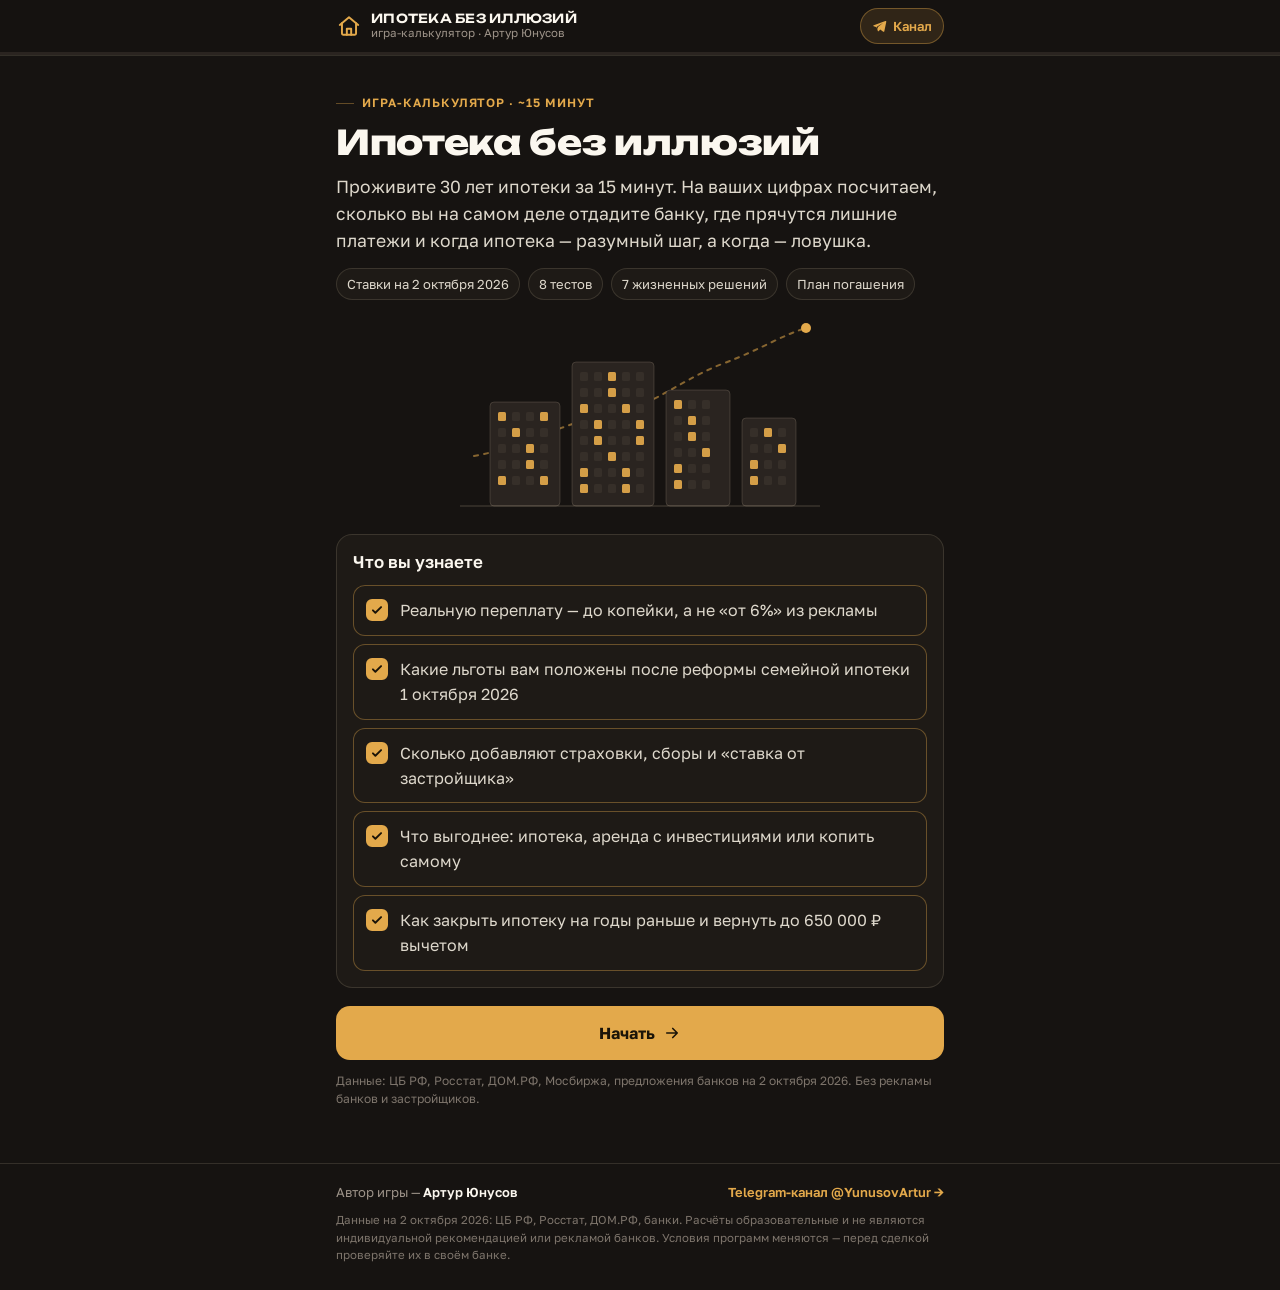
<file: index.html>
<!DOCTYPE html>
<html lang="ru">
<head>
<meta charset="utf-8">
<meta name="viewport" content="width=device-width, initial-scale=1, viewport-fit=cover">
<meta name="color-scheme" content="dark">
<meta name="theme-color" content="#161311">
<meta name="author" content="Артур Юнусов">
<meta name="description" content="Игра-калькулятор про ипотеку в России: реальная переплата, скрытые платежи, льготные и рыночные ставки, ипотека против аренды и инвестиций, план досрочного погашения. Автор — Артур Юнусов.">
<meta property="og:type" content="website">
<meta property="og:title" content="Ипотека без иллюзий — проживите 30 лет ипотеки за 15 минут">
<meta property="og:description" content="Сколько вы на самом деле переплатите, где банки и застройщики прячут деньги и стоит ли вообще брать ипотеку. Игра-калькулятор Артура Юнусова.">
<meta property="og:image" content="https://skyrocket-artur.github.io/ipoteka-game/img/og.png">
<meta property="og:url" content="https://skyrocket-artur.github.io/ipoteka-game/">
<meta name="twitter:card" content="summary_large_image">
<meta property="og:locale" content="ru_RU">
<link rel="icon" href="favicon.svg" type="image/svg+xml">
<title>Ипотека без иллюзий — игра-калькулятор</title>
<link rel="preload" href="fonts/GolosText-400.woff2" as="font" type="font/woff2" crossorigin>
<link rel="preload" href="fonts/Unbounded-800.woff2" as="font" type="font/woff2" crossorigin>
<link rel="stylesheet" href="fonts.css?v=20261002b">
<link rel="stylesheet" href="style.css?v=20261002b">
<script src="https://telegram.org/js/telegram-web-app.js" defer></script>
</head>
<body>
<header class="top">
  <div class="wrap">
    <a class="logo" href="#" id="logo" aria-label="Ипотека без иллюзий — в начало"></a>
    <a class="tg" href="https://t.me/YunusovArtur" target="_blank" rel="noopener" id="tgTop"></a>
  </div>
  <div class="progress"><i id="prog"></i></div>
</header>
<main><div class="wrap" id="app"></div></main>
<footer class="foot"><div class="wrap" id="foot"></div></footer>
<script src="data.js?v=20261002b"></script>
<script src="engine.js?v=20261002b"></script>
<script src="charts.js?v=20261002b"></script>
<script src="ui.js?v=20261026"></script>
<script src="model.js?v=20261002b"></script>
<script src="screens.js?v=20261002b"></script>
<script src="screens-life.js?v=20261026"></script>
<script>document.addEventListener('DOMContentLoaded', boot);</script>
</body>
</html>
</file>
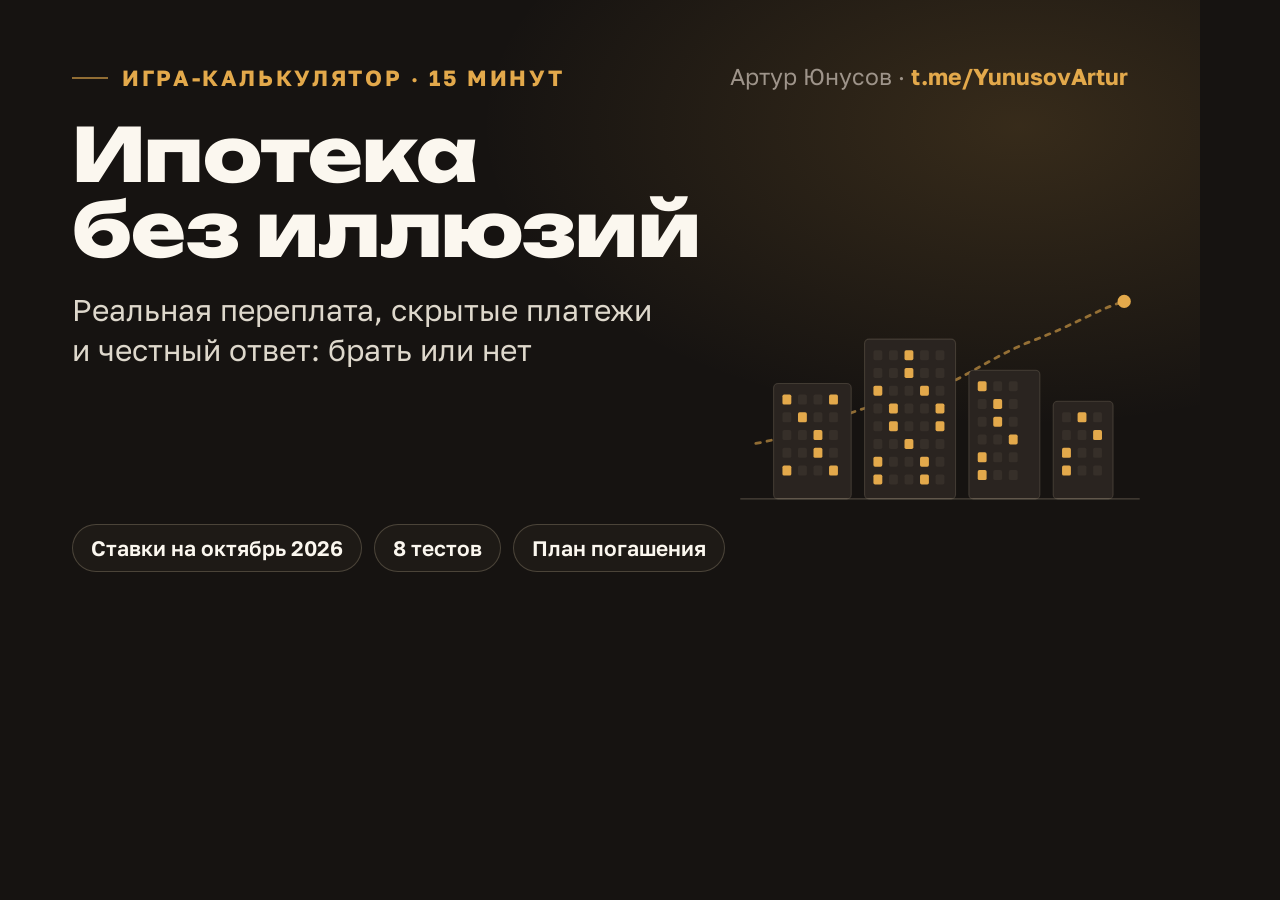
<file: tools/og.html>
<!DOCTYPE html>
<html lang="ru"><head><meta charset="utf-8">
<link rel="stylesheet" href="../fonts.css">
<style>
html,body{margin:0;width:1200px;height:630px;background:#161311;overflow:hidden}
.w{position:relative;width:1200px;height:630px;box-sizing:border-box;padding:64px 72px;font-family:"Golos Text",sans-serif;color:#DED8CC;
background:radial-gradient(900px 500px at 85% 20%,rgba(227,169,75,.16),transparent 60%),#161311}
.k{font-weight:700;font-size:22px;letter-spacing:.12em;text-transform:uppercase;color:#E3A94B;display:flex;align-items:center;gap:14px}
.k i{display:inline-block;width:36px;height:2px;background:rgba(227,169,75,.6)}
h1{font-family:"Unbounded",sans-serif;font-weight:800;font-size:74px;line-height:1.02;color:#FBF7EF;margin:26px 0 22px;letter-spacing:-.01em}
p{font-size:30px;line-height:1.35;margin:0;max-width:640px;color:#DED8CC}
.chips{position:absolute;left:72px;bottom:58px;display:flex;gap:12px}
.chips span{font-size:21px;font-weight:600;padding:10px 18px;border-radius:99px;border:1.5px solid rgba(235,216,184,.22);color:#FBF7EF;background:#1E1A16}
.a{position:absolute;right:72px;top:62px;font-size:23px;color:#9E948A;text-align:right}
.a b{color:#E3A94B;font-weight:700}
svg{position:absolute;right:60px;bottom:120px}
</style></head><body><div class="w">
<div class="k"><i></i>Игра-калькулятор · 15 минут</div>
<h1>Ипотека<br>без иллюзий</h1>
<p>Реальная переплата, скрытые платежи<br>и честный ответ: брать или нет</p>
<div class="chips"><span>Ставки на октябрь 2026</span><span>8 тестов</span><span>План погашения</span></div>
<div class="a">Артур Юнусов · <b>t.me/YunusovArtur</b></div>
<svg width="400" height="233" viewBox="0 0 360 210" aria-hidden="true">
<path d="M14 150 C70 140 96 118 140 112 S220 74 262 58 S320 30 346 22" fill="none" stroke="#E3A94B" stroke-width="2.5" stroke-linecap="round" stroke-dasharray="4 6" opacity=".6"/>
<circle cx="346" cy="22" r="6" fill="#E3A94B"/>
<g id="b"></g>
<path d="M0 200 H360" stroke="rgba(235,216,184,.25)"/>
</svg>
<script>
const g=document.getElementById('b');let s='';
[[30,96,70,104],[112,56,82,144],[206,84,64,116],[282,112,54,88]].forEach(([x,y,w,h],b)=>{
s+=`<rect x="${x}" y="${y}" width="${w}" height="${h}" rx="4" fill="#2A2420" stroke="rgba(235,216,184,.16)"/>`;
const cols=Math.floor((w-10)/14),rows=Math.floor((h-14)/16);
for(let r=0;r<rows;r++)for(let c=0;c<cols;c++){const lit=((r*7+c*3+b*5)%9)<3;s+=`<rect x="${x+8+c*14}" y="${y+10+r*16}" width="8" height="9" rx="1.5" fill="${lit?'#E3A94B':'#362F29'}"/>`;}
});g.innerHTML=s;
</script>
</div></body></html>
</file>
<file: fonts.css>
@font-face{font-family:"Golos Text";font-weight:400;font-style:normal;font-display:swap;src:url(fonts/GolosText-400.woff2) format("woff2")}
@font-face{font-family:"Golos Text";font-weight:500;font-style:normal;font-display:swap;src:url(fonts/GolosText-500.woff2) format("woff2")}
@font-face{font-family:"Golos Text";font-weight:600;font-style:normal;font-display:swap;src:url(fonts/GolosText-600.woff2) format("woff2")}
@font-face{font-family:"Golos Text";font-weight:700;font-style:normal;font-display:swap;src:url(fonts/GolosText-700.woff2) format("woff2")}
@font-face{font-family:"Unbounded";font-weight:600;font-style:normal;font-display:swap;src:url(fonts/Unbounded-600.woff2) format("woff2")}
@font-face{font-family:"Unbounded";font-weight:800;font-style:normal;font-display:swap;src:url(fonts/Unbounded-800.woff2) format("woff2")}
</file>
<file: style.css>
/* =========================================================================
   ИПОТЕКА БЕЗ ИЛЛЮЗИЙ · оформление (палитра гайдов Артура Юнусова)
   ========================================================================= */
:root {
  color-scheme: dark;
  --ink: #161311;
  --ink2: #1E1A16;
  --ink3: #2A2420;
  --ink4: #362F29;
  --surface: #1E1A16;
  --line: rgba(235, 216, 184, .14);
  --line2: rgba(235, 216, 184, .24);
  --tx: #DED8CC;
  --tx-bright: #FBF7EF;
  --tx-soft: #9E948A;
  --tx-mute: #7E756C;
  --gold: #E3A94B;
  --gold-soft: rgba(227, 169, 75, .13);
  --gold-line: rgba(227, 169, 75, .38);
  --up: #4FBF84;
  --up-soft: rgba(79, 191, 132, .12);
  --down: #DE5B4A;
  --down-soft: rgba(222, 91, 74, .12);
  /* роли графиков (проверены на различимость, в т.ч. при дальтонизме) */
  --c-home: #C4862A;
  --c-invest: #3B86DC;
  --c-cost: #D5523C;
  --c-extra: #8E7FE6;
  --c-good: #1F9A6A;
  --rad: 16px;
  --maxw: 640px;
  --f-body: "Golos Text", "Segoe UI", system-ui, -apple-system, sans-serif;
  --f-head: "Unbounded", "Golos Text", sans-serif;
}

* { box-sizing: border-box; }
html { -webkit-text-size-adjust: 100%; }
body {
  margin: 0;
  background: var(--ink);
  color: var(--tx);
  font: 400 16px/1.55 var(--f-body);
  min-height: 100vh;
  overflow-x: hidden;
  -webkit-font-smoothing: antialiased;
}
a { color: var(--gold); text-decoration: none; }
a:hover { text-decoration: underline; }
b, strong { color: var(--tx-bright); font-weight: 600; }
button { font: inherit; color: inherit; }
.wrap { max-width: var(--maxw); margin: 0 auto; padding: 0 16px; }

/* ---------- шапка ---------- */
.top {
  position: sticky; top: 0; z-index: 20;
  background: rgba(22, 19, 17, .92);
  backdrop-filter: blur(10px); -webkit-backdrop-filter: blur(10px);
  border-bottom: 1px solid var(--line);
}
.top .wrap { display: flex; align-items: center; gap: 10px; height: 52px; }
.logo { display: flex; align-items: center; gap: 9px; color: var(--tx-bright); min-width: 0; }
.logo svg { width: 26px; height: 26px; flex: none; color: var(--gold); }
.logo-t { display: flex; flex-direction: column; line-height: 1.1; min-width: 0; }
.logo-t b { font: 600 12.5px/1.15 var(--f-head); letter-spacing: .02em; white-space: nowrap; }
.logo-t span { font-size: 11.5px; color: var(--tx-soft); white-space: nowrap; }
.top .tg {
  margin-left: auto; display: inline-flex; align-items: center; gap: 6px;
  font-size: 13px; font-weight: 600; padding: 7px 11px; border-radius: 99px;
  background: var(--gold-soft); border: 1px solid var(--gold-line); color: var(--gold); white-space: nowrap;
}
.top .tg:hover { text-decoration: none; background: rgba(227, 169, 75, .2); }
.top .tg svg { width: 15px; height: 15px; }
.progress { height: 3px; background: var(--ink3); }
.progress i { display: block; height: 100%; background: var(--gold); width: 0; transition: width .5s ease; }

/* ---------- экран ---------- */
main { padding: 22px 0 18px; }
.screen { animation: rise .45s ease both; }
@keyframes rise { from { opacity: 0; transform: translateY(10px); } to { opacity: 1; transform: none; } }
.kicker {
  display: inline-flex; align-items: center; gap: 8px;
  font-size: 12px; font-weight: 600; letter-spacing: .08em; text-transform: uppercase; color: var(--gold);
  margin-bottom: 10px;
}
.kicker i { display: inline-block; width: 18px; height: 1px; background: var(--gold-line); }
h1, h2, h3 { color: var(--tx-bright); margin: 0 0 12px; }
h1 { font: 800 30px/1.12 var(--f-head); letter-spacing: -.01em; }
h2 { font: 600 23px/1.2 var(--f-head); letter-spacing: -.005em; }
h3 { font: 600 17px/1.3 var(--f-body); }
p { margin: 0 0 12px; }
.lead { font-size: 17.5px; color: var(--tx); }
.soft { color: var(--tx-soft); }
.small { font-size: 13.5px; }
.tiny { font-size: 12px; color: var(--tx-mute); line-height: 1.45; }
.gold { color: var(--gold); }
.good { color: var(--up); }
.bad { color: var(--down); }
.nowrap { white-space: nowrap; }
hr.sep { border: 0; border-top: 1px solid var(--line); margin: 22px 0; }

/* ---------- карточки ---------- */
.card {
  background: var(--ink2); border: 1px solid var(--line); border-radius: var(--rad);
  padding: 16px; margin: 14px 0;
}
.card.gold { border-color: var(--gold-line); background: linear-gradient(180deg, rgba(227, 169, 75, .08), rgba(227, 169, 75, .02)); color: var(--tx); }
.card.warn { border-color: rgba(222, 91, 74, .35); background: var(--down-soft); }
.card.ok { border-color: rgba(79, 191, 132, .35); background: var(--up-soft); }
.card h3 { margin-bottom: 8px; }
.card > :last-child { margin-bottom: 0; }

.conclusion {
  position: relative; border-radius: var(--rad); padding: 16px 16px 16px 18px; margin: 18px 0;
  background: var(--ink2); border: 1px solid var(--gold-line);
}
.conclusion::before { content: ""; position: absolute; left: 0; top: 14px; bottom: 14px; width: 3px; border-radius: 3px; background: var(--gold); }
.conclusion .ttl { font-size: 12px; font-weight: 700; letter-spacing: .08em; text-transform: uppercase; color: var(--gold); margin-bottom: 6px; }
.conclusion p:last-child { margin-bottom: 0; }

.author-note {
  border-left: 2px solid var(--gold-line); padding: 4px 0 4px 14px; margin: 18px 0; font-style: italic; color: var(--tx);
}
.author-note cite { display: block; margin-top: 6px; font-style: normal; font-size: 13px; color: var(--tx-soft); }

/* ---------- цифры ---------- */
.stats { display: grid; grid-template-columns: repeat(2, minmax(0, 1fr)); gap: 10px; margin: 14px 0; }
.stats.three { grid-template-columns: repeat(3, minmax(0, 1fr)); }
.stat { background: var(--ink2); border: 1px solid var(--line); border-radius: 14px; padding: 12px; min-width: 0; }
.stat .l { font-size: 12.5px; color: var(--tx-soft); line-height: 1.3; }
.stat .v { font: 600 21px/1.2 var(--f-body); color: var(--tx-bright); margin-top: 4px; overflow-wrap: anywhere; }
.stat .d { font-size: 12.5px; margin-top: 3px; color: var(--tx-soft); }
.stat.hl { border-color: var(--gold-line); }
.stat.hl .v { color: var(--gold); }
.stat.bad .v { color: var(--down); }
.stat.good .v { color: var(--up); }
.hero-num { font: 600 44px/1.05 var(--f-body); color: var(--gold); letter-spacing: -.02em; margin: 6px 0; overflow-wrap: anywhere; }

/* ---------- кнопки ---------- */
.btn {
  display: flex; align-items: center; justify-content: center; gap: 8px; width: 100%;
  border: 0; border-radius: 14px; padding: 15px 18px; cursor: pointer;
  background: var(--gold); color: #1B1408; font-weight: 700; font-size: 16px; text-align: center;
  transition: transform .12s ease, filter .15s ease;
}
.btn:hover { filter: brightness(1.06); text-decoration: none; }
.btn:active { transform: scale(.985); }
.btn.ghost { background: transparent; color: var(--tx-bright); border: 1px solid var(--line2); }
.btn.ghost:hover { border-color: var(--gold-line); }
.btn.tg-btn { background: #2AABEE; color: #fff; }
.btn:disabled { opacity: .4; cursor: default; transform: none; }
.btns { display: grid; gap: 10px; margin-top: 18px; }
.btns.two { grid-template-columns: 1fr 1fr; }
.nav { display: flex; gap: 10px; margin-top: 22px; }
.nav .btn.back { flex: 0 0 auto; width: auto; padding: 15px 16px; }

/* ---------- варианты выбора ---------- */
.opts { display: grid; gap: 10px; margin: 14px 0; }
.opts.two { grid-template-columns: 1fr 1fr; }
.opt {
  display: flex; align-items: flex-start; gap: 12px; text-align: left; width: 100%;
  background: var(--ink2); border: 1px solid var(--line); border-radius: 14px; padding: 14px; cursor: pointer;
  transition: border-color .15s ease, background .15s ease, transform .12s ease;
}
.opt:hover { border-color: var(--gold-line); }
.opt:active { transform: scale(.99); }
.opt .ic { flex: none; width: 36px; height: 36px; border-radius: 10px; background: var(--ink3); display: grid; place-items: center; font-size: 19px; }
.opt .t { display: block; color: var(--tx-bright); font-weight: 600; line-height: 1.3; }
.opt .s { display: block; color: var(--tx-soft); font-size: 13.5px; line-height: 1.4; margin-top: 3px; }
.opt.sel { border-color: var(--gold); background: var(--gold-soft); }
.opt.right { border-color: rgba(79, 191, 132, .6); background: var(--up-soft); }
.opt.wrong { border-color: rgba(222, 91, 74, .6); background: var(--down-soft); }
.opt.dim { opacity: .5; }
.opt[disabled] { cursor: default; }
.opt .badge { margin-left: auto; flex: none; font-size: 12px; font-weight: 700; padding: 3px 8px; border-radius: 99px; background: var(--ink3); color: var(--tx-soft); }
.opt.sel .badge { background: var(--gold); color: #1B1408; }

.chips { display: flex; flex-wrap: wrap; gap: 8px; margin: 10px 0; }
.chip {
  border: 1px solid var(--line2); background: var(--ink2); border-radius: 99px; padding: 8px 13px; cursor: pointer;
  font-size: 14px; font-weight: 600; color: var(--tx);
}
.chip.sel { background: var(--gold); border-color: var(--gold); color: #1B1408; }
.chip small { font-weight: 500; opacity: .75; }

/* ---------- поля ---------- */
.field { margin: 16px 0; }
.field-h { display: flex; justify-content: space-between; align-items: baseline; gap: 10px; margin-bottom: 8px; }
.field-h label { font-weight: 600; color: var(--tx-bright); font-size: 15px; }
.field-h output { font-weight: 700; color: var(--gold); font-size: 17px; white-space: nowrap; }
.field .hint { font-size: 12.5px; color: var(--tx-mute); margin-top: 6px; }
input[type=range] { -webkit-appearance: none; appearance: none; width: 100%; height: 30px; background: transparent; cursor: pointer; }
input[type=range]::-webkit-slider-runnable-track { height: 6px; border-radius: 6px; background: linear-gradient(90deg, var(--gold) var(--p, 50%), var(--ink4) var(--p, 50%)); }
input[type=range]::-moz-range-track { height: 6px; border-radius: 6px; background: var(--ink4); }
input[type=range]::-moz-range-progress { height: 6px; border-radius: 6px; background: var(--gold); }
input[type=range]::-webkit-slider-thumb { -webkit-appearance: none; width: 24px; height: 24px; border-radius: 50%; background: var(--tx-bright); border: 4px solid var(--gold); margin-top: -9px; box-shadow: 0 2px 8px rgba(0, 0, 0, .4); }
input[type=range]::-moz-range-thumb { width: 16px; height: 16px; border-radius: 50%; background: var(--tx-bright); border: 4px solid var(--gold); }
.num-in {
  width: 100%; background: var(--ink2); border: 1px solid var(--line2); border-radius: 12px; padding: 12px 14px;
  color: var(--tx-bright); font: 600 17px var(--f-body);
}
.num-in:focus { outline: none; border-color: var(--gold); }

/* ---------- чек-лист ---------- */
.check { list-style: none; padding: 0; margin: 12px 0; display: grid; gap: 8px; }
.check li {
  display: flex; gap: 12px; align-items: flex-start; background: var(--ink2); border: 1px solid var(--line);
  border-radius: 12px; padding: 12px; cursor: pointer; transition: border-color .15s ease, background .15s ease;
}
.check li .bx { flex: none; width: 22px; height: 22px; border-radius: 6px; border: 2px solid var(--line2); display: grid; place-items: center; margin-top: 1px; transition: all .15s ease; }
.check li .bx svg { width: 14px; height: 14px; opacity: 0; color: #1B1408; }
.check li.on { border-color: var(--gold-line); }
.check li.on .bx { background: var(--gold); border-color: var(--gold); }
.check li.on .bx svg { opacity: 1; }
.check li .ct { flex: 1; min-width: 0; }
.check li .ct b { display: block; }
.check li .ct span { display: block; font-size: 13.5px; color: var(--tx-soft); margin-top: 2px; }
.check li .cv { flex: none; font-weight: 700; color: var(--tx-bright); font-size: 14px; white-space: nowrap; }
.check.static li { cursor: default; }

/* ---------- таблицы ---------- */
.tbl-wrap { overflow-x: auto; -webkit-overflow-scrolling: touch; margin: 10px 0; border: 1px solid var(--line); border-radius: 12px; }
table { width: 100%; border-collapse: collapse; font-size: 13.5px; font-variant-numeric: tabular-nums; }
th, td { padding: 9px 10px; text-align: right; border-bottom: 1px solid var(--line); white-space: nowrap; }
th:first-child, td:first-child { text-align: left; }
th { color: var(--tx-soft); font-weight: 600; font-size: 12.5px; background: var(--ink2); }
tr:last-child td { border-bottom: 0; }
table.wrap-last td:last-child { white-space: normal; }
table.wrap-all td { white-space: normal; }
table.wrap-last th { white-space: normal; vertical-align: bottom; line-height: 1.25; }
tr.hl td { background: var(--gold-soft); color: var(--tx-bright); }

/* ---------- графики ---------- */
.chart { position: relative; margin: 16px 0; background: var(--ink2); border: 1px solid var(--line); border-radius: var(--rad); padding: 14px 12px 10px; }
.ch-title { font-weight: 600; color: var(--tx-bright); font-size: 15px; padding: 0 4px; }
.ch-sub { font-size: 12.5px; color: var(--tx-soft); padding: 2px 4px 0; }
.ch-legend { display: flex; flex-wrap: wrap; gap: 6px 14px; padding: 8px 4px 0; font-size: 12.5px; color: var(--tx); }
.ch-legend span { display: inline-flex; align-items: center; gap: 6px; }
.ch-legend i, .ch-tip i { display: inline-block; width: 10px; height: 10px; border-radius: 3px; }
.ch-plot { position: relative; margin-top: 8px; touch-action: pan-y; }
.ch-plot svg { display: block; width: 100%; height: auto; overflow: visible; }
.ax-grid { stroke: rgba(235, 216, 184, .08); stroke-width: 1; }
.ax-base { stroke: rgba(235, 216, 184, .25); stroke-width: 1; }
.ax-mark { stroke: var(--gold-line); stroke-width: 1; }
.ax-cross { stroke: rgba(235, 216, 184, .35); stroke-width: 1; }
.ax-t { fill: var(--tx-mute); font-size: 11px; font-variant-numeric: tabular-nums; }
.ax-hl { fill: var(--gold); font-weight: 700; }
.col { transform-box: fill-box; transform-origin: bottom; animation: grow .6s cubic-bezier(.2, .7, .2, 1) both; }
.col.dim { opacity: .38; }
.col-v { fill: var(--tx); font-size: 11px; font-weight: 600; }
@keyframes grow { from { transform: scaleY(0); } to { transform: scaleY(1); } }
.ln { stroke-dasharray: 2000; stroke-dashoffset: 2000; animation: draw 1.1s ease forwards; }
.ln-dash { animation: none; stroke-dasharray: 5 5; stroke-dashoffset: 0; opacity: .8; }
@keyframes draw { to { stroke-dashoffset: 0; } }
.ch-tip {
  position: absolute; z-index: 5; pointer-events: none; display: none;
  background: var(--ink); border: 1px solid var(--line2); border-radius: 10px; padding: 8px 10px;
  font-size: 12.5px; line-height: 1.45; color: var(--tx); box-shadow: 0 8px 24px rgba(0, 0, 0, .45); max-width: 240px;
}
.ch-tip b { color: var(--tx-bright); }
.ch-tip > b { display: block; margin-bottom: 2px; }
.ch-tip i { margin-right: 5px; vertical-align: -1px; }
.ch-table { margin-top: 6px; padding: 0 4px; }
.ch-table summary { cursor: pointer; font-size: 12.5px; color: var(--tx-soft); padding: 4px 0; }
.ch-table summary:hover { color: var(--gold); }

.hbars { display: grid; gap: 12px; padding: 6px 4px 4px; }
.hbar-l { font-size: 13.5px; color: var(--tx); margin-bottom: 5px; line-height: 1.3; }
.hbar.strong .hbar-l { color: var(--tx-bright); font-weight: 600; }
.hbar-track { display: flex; align-items: center; gap: 8px; }
.hbar-fill { height: 18px; border-radius: 0 4px 4px 0; width: var(--w); animation: hgrow .8s cubic-bezier(.2, .7, .2, 1) both; min-width: 3px; flex: none; max-width: calc(100% - 92px); }
.hbar-v { font-weight: 700; color: var(--tx-bright); font-size: 14px; white-space: nowrap; }
.hbar-n { font-size: 12px; color: var(--tx-mute); margin-top: 3px; }
@keyframes hgrow { from { width: 0; } to { width: var(--w); } }

.gauge { max-width: 240px; margin: 4px auto 0; }
.gauge svg { display: block; width: 100%; height: auto; }
.g-val { fill: var(--tx-bright); font: 700 30px var(--f-body); }
.g-cap { fill: var(--tx-soft); font-size: 12px; }

/* ---------- квиз ---------- */
.quiz-q { font: 600 19px/1.35 var(--f-body); color: var(--tx-bright); margin: 6px 0 4px; }
.quiz-badge { display: inline-flex; align-items: center; gap: 6px; font-size: 12px; font-weight: 700; padding: 4px 10px; border-radius: 99px; background: var(--gold-soft); color: var(--gold); border: 1px solid var(--gold-line); margin-bottom: 10px; }
.reveal { animation: rise .4s ease both; }

/* ---------- таймлайн «жизни ипотеки» ---------- */
.yearbar { display: flex; align-items: center; gap: 10px; margin: 4px 0 14px; }
.yearbar .yb { flex: 1; height: 8px; border-radius: 8px; background: var(--ink3); position: relative; overflow: hidden; }
.yearbar .yb i { position: absolute; left: 0; top: 0; bottom: 0; background: linear-gradient(90deg, var(--c-home), var(--gold)); border-radius: 8px; transition: width .6s ease; }
.yearbar .yl { font-size: 13px; font-weight: 700; color: var(--gold); white-space: nowrap; }
.event-card { background: var(--ink2); border: 1px solid var(--line); border-radius: var(--rad); padding: 16px; margin: 12px 0; }
.event-card .ev-ic { font-size: 30px; line-height: 1; margin-bottom: 8px; }
.kv { display: grid; grid-template-columns: 1fr auto; gap: 6px 12px; font-size: 14px; margin: 10px 0; }
.kv span:nth-child(odd) { color: var(--tx-soft); }
.kv span:nth-child(even) { color: var(--tx-bright); font-weight: 600; text-align: right; }
.pill { display: inline-block; padding: 2px 8px; border-radius: 99px; font-size: 12px; font-weight: 700; }
.pill.good { background: var(--up-soft); color: var(--up); }
.pill.bad { background: var(--down-soft); color: var(--down); }
.pill.mid { background: var(--gold-soft); color: var(--gold); }

/* ---------- обложка ---------- */
.cover { text-align: left; padding-top: 8px; }
.cover .house { width: 100%; max-width: 360px; display: block; margin: 0 auto 18px; }
.cover h1 { font-size: 34px; }
.cover .meta { display: flex; flex-wrap: wrap; gap: 8px; margin: 14px 0 6px; }
.cover .meta span { font-size: 13px; padding: 5px 10px; border-radius: 99px; background: var(--ink2); border: 1px solid var(--line); color: var(--tx); }

/* ---------- финал ---------- */
.verdict { border-radius: 18px; padding: 18px; margin: 16px 0; border: 1px solid var(--gold-line); background: linear-gradient(160deg, rgba(227, 169, 75, .16), rgba(227, 169, 75, .03) 60%); }
.verdict .vk { font-size: 12px; letter-spacing: .08em; text-transform: uppercase; font-weight: 700; color: var(--gold); }
.verdict h2 { margin: 6px 0 8px; font-size: 24px; }
.verdict.bad { border-color: rgba(222, 91, 74, .45); background: linear-gradient(160deg, rgba(222, 91, 74, .16), rgba(222, 91, 74, .03) 60%); }
.verdict.bad .vk { color: var(--down); }
.verdict.good { border-color: rgba(79, 191, 132, .45); background: linear-gradient(160deg, rgba(79, 191, 132, .15), rgba(79, 191, 132, .03) 60%); }
.verdict.good .vk { color: var(--up); }
.toggle { display: inline-flex; background: var(--ink2); border: 1px solid var(--line2); border-radius: 99px; padding: 3px; margin: 6px 0; }
.toggle button { border: 0; background: transparent; padding: 7px 13px; border-radius: 99px; cursor: pointer; font-size: 13px; font-weight: 600; color: var(--tx-soft); }
.toggle button.on { background: var(--gold); color: #1B1408; }
.author-card { display: flex; gap: 14px; align-items: center; background: var(--ink2); border: 1px solid var(--line); border-radius: var(--rad); padding: 14px; margin: 18px 0; }
.author-card img { width: 72px; height: 72px; border-radius: 50%; object-fit: cover; object-position: 50% 22%; flex: none; border: 2px solid var(--gold-line); }
.author-card .an { font-weight: 700; color: var(--tx-bright); }
.author-card p { margin: 3px 0 0; font-size: 13.5px; color: var(--tx-soft); line-height: 1.45; }

/* ---------- подвал ---------- */
.foot { border-top: 1px solid var(--line); margin-top: 26px; padding: 18px 0 calc(26px + env(safe-area-inset-bottom)); }
.foot .fl { display: flex; flex-wrap: wrap; align-items: center; justify-content: space-between; gap: 8px 14px; font-size: 13px; color: var(--tx-soft); }
.foot .fl a { font-weight: 600; }
.foot .disc { font-size: 11.5px; color: var(--tx-mute); margin-top: 10px; line-height: 1.5; }
.src { font-size: 11.5px; color: var(--tx-mute); margin-top: 8px; line-height: 1.45; }
.src a { color: var(--tx-soft); text-decoration: underline; text-decoration-color: var(--line2); }

.stats.mini { grid-template-columns: repeat(3, minmax(0, 1fr)); gap: 8px; }
.stats.mini .stat { padding: 10px; }
.stats.mini .stat .v { font-size: 16px; }
.stats.mini .stat .l { font-size: 11.5px; }
.cbr li { align-items: center; }
.cbr-k { flex: none; width: 74px; font: 700 20px/1.1 var(--f-body); color: var(--gold); }
.cbr-k small { display: block; font-size: 11px; font-weight: 500; color: var(--tx-mute); margin-top: 3px; }
.cbr .ct .cbr-m { display: block; font-size: 12.5px; color: var(--tx-soft); margin: 0 0 3px; }
.cbr .ct b { font-weight: 600; font-size: 14px; line-height: 1.35; }
.cbr .ct b .good { display: inline; color: var(--up); font-size: inherit; margin: 0; }
.kv.wide { grid-template-columns: minmax(0, 1.15fr) minmax(0, 1fr); }
.check li .bx.warn-mark { border-color: rgba(222, 91, 74, .6); color: var(--down); font-weight: 800; font-size: 13px; line-height: 1; }
@media (max-width: 420px) {
  th, td { padding: 8px 6px; font-size: 12.5px; }
  .stats.mini .stat .v { font-size: 15px; }
  h1 { font-size: 26px; }
  .cover h1 { font-size: 28px; }
  h2 { font-size: 20px; }
  .hero-num { font-size: 36px; }
  .stats.three:not(.mini) { grid-template-columns: repeat(2, minmax(0, 1fr)); }
  .opts.two { grid-template-columns: 1fr; }
  .stat .v { font-size: 18px; }
  .logo-t span { display: none; }
}
@media (prefers-reduced-motion: reduce) {
  *, *::before, *::after { animation-duration: .01ms !important; animation-iteration-count: 1 !important; transition-duration: .01ms !important; }
  .ln { stroke-dasharray: none; stroke-dashoffset: 0; }
}
</file>
